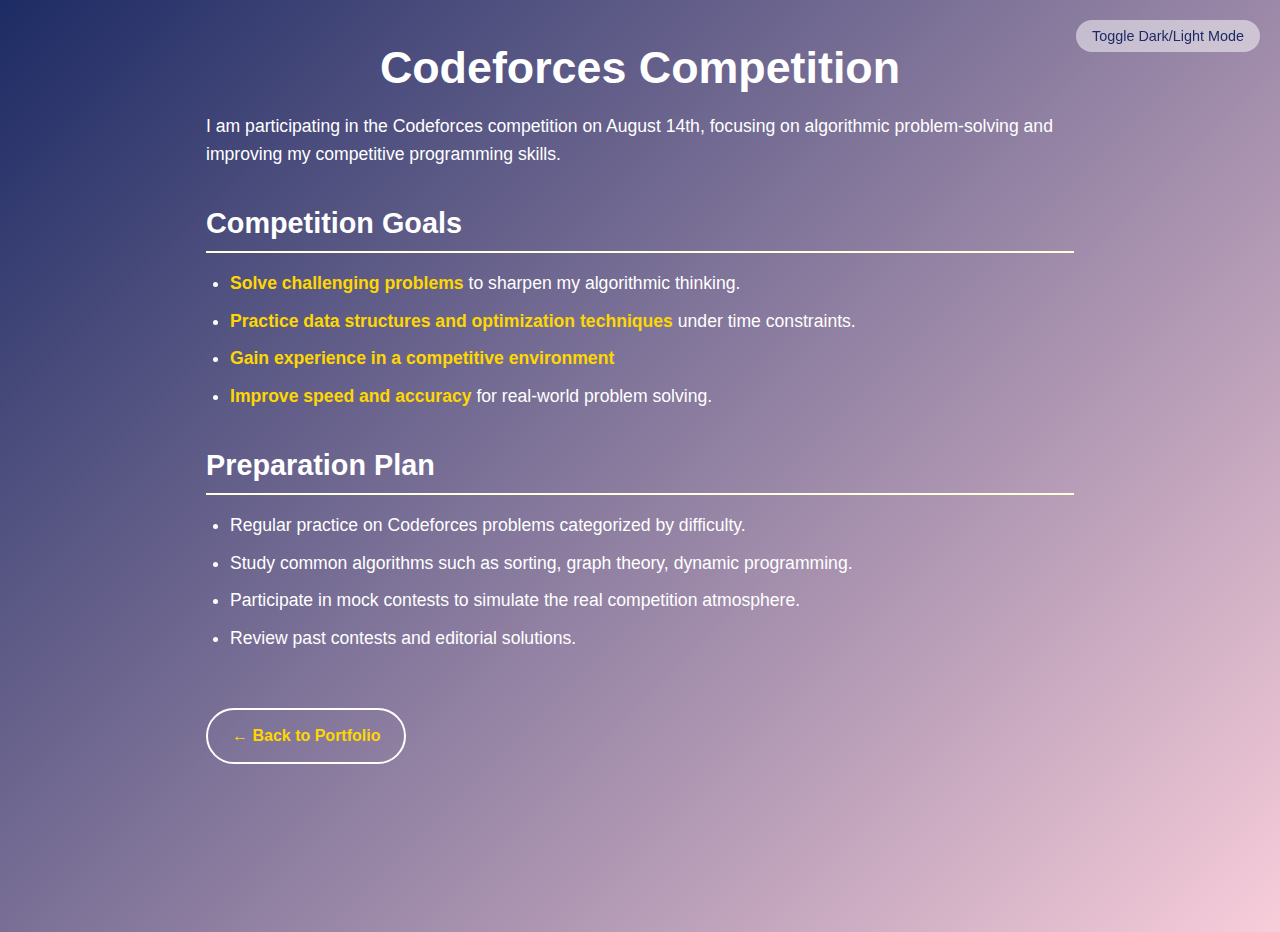
<file: codingcompetitions.html>
<!DOCTYPE html>
<html lang="en">
<head>
<meta charset="UTF-8" />
<meta name="viewport" content="width=device-width, initial-scale=1" />
<title>Codeforces Competition - Oybek's Portfolio</title>
<link rel="stylesheet" href="style.css" />
<script defer src="script.js"></script>
</head>
<body>
  <main class="content-wrapper">
    <h1>Codeforces Competition</h1>

    <p>I am participating in the Codeforces competition on August 14th, focusing on algorithmic problem-solving and improving my competitive programming skills.</p>

    <h2>Competition Goals</h2>
    <ul>
      <li><span class="highlight">Solve challenging problems</span> to sharpen my algorithmic thinking.</li>
      <li><span class="highlight">Practice data structures and optimization techniques</span> under time constraints.</li>
      <li><span class="highlight">Gain experience in a competitive environment</li>
      <li><span class="highlight">Improve speed and accuracy</span> for real-world problem solving.</li>
    </ul>

    <h2>Preparation Plan</h2>
    <ul>
      <li>Regular practice on Codeforces problems categorized by difficulty.</li>
      <li>Study common algorithms such as sorting, graph theory, dynamic programming.</li>
      <li>Participate in mock contests to simulate the real competition atmosphere.</li>
      <li>Review past contests and editorial solutions.</li>
    </ul>

    <a href="index.html" class="back-link">← Back to Portfolio</a>
  </main>
</body>
</html>
</file>
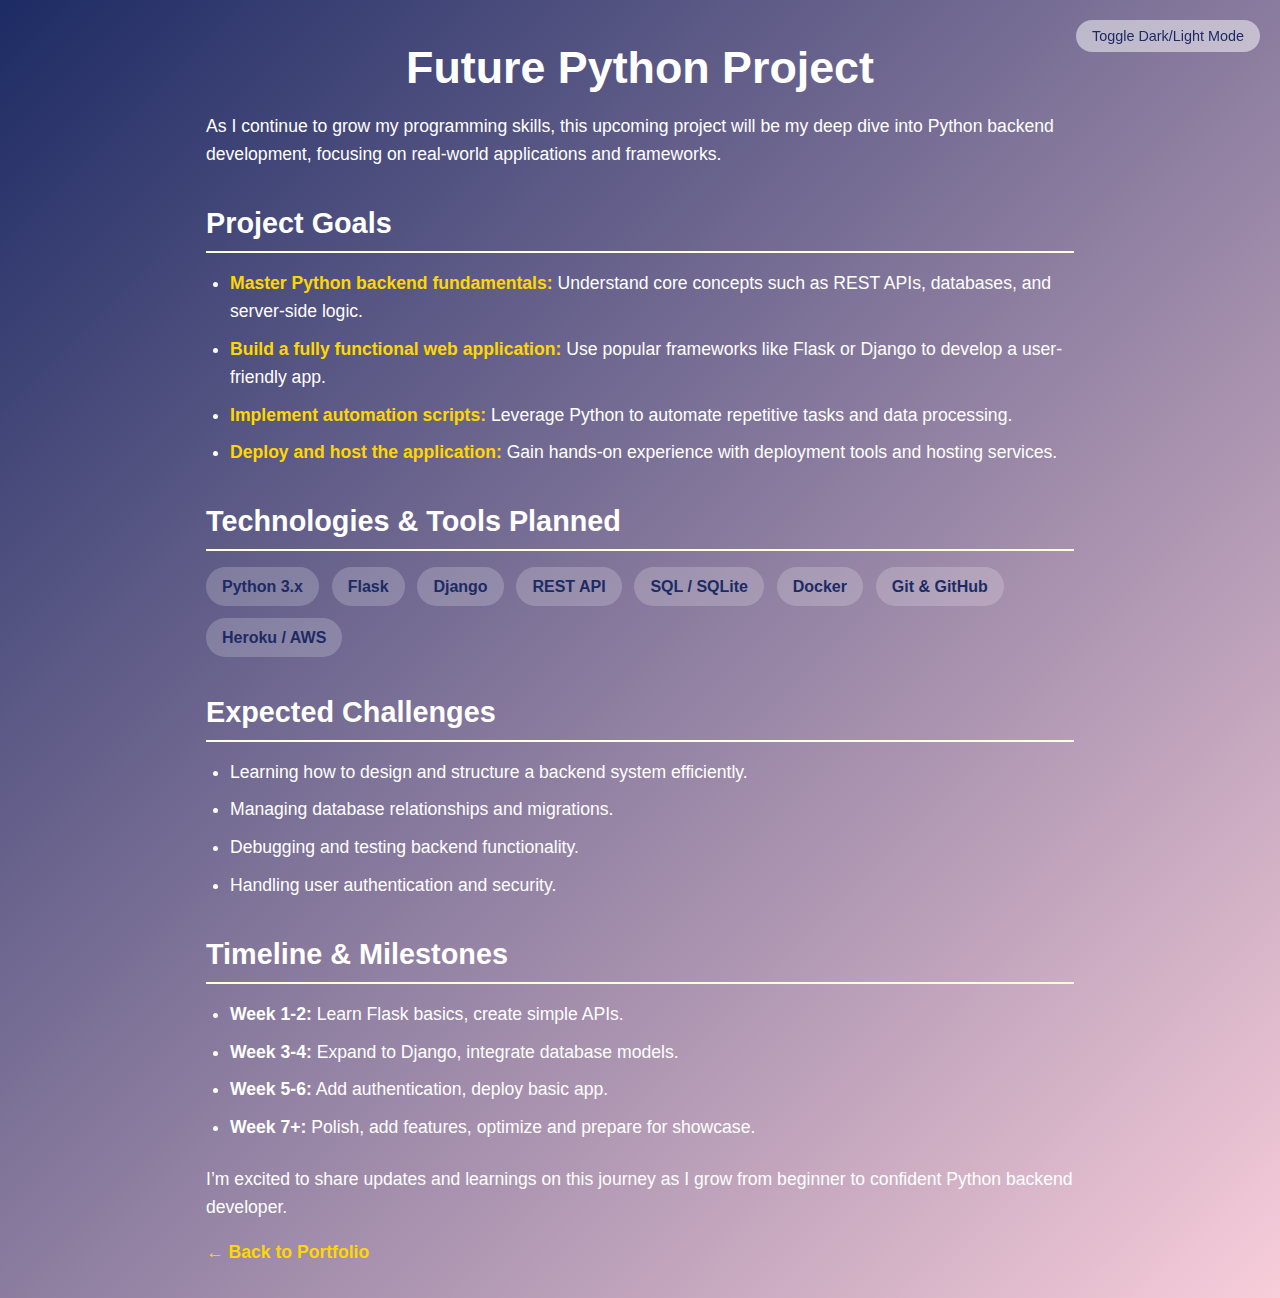
<file: FuturePython.html>
<!DOCTYPE html>
<html lang="en">
<head>
<meta charset="UTF-8" />
<meta name="viewport" content="width=device-width, initial-scale=1" />
<title>Future Python Project - Oybek's Portfolio</title>
<link rel="stylesheet" href="style.css" />
<script defer src="script.js"></script>
</head>
<body>
  <main class="content-wrapper">
    <h1>Future Python Project</h1>

    <p>As I continue to grow my programming skills, this upcoming project will be my deep dive into Python backend development, focusing on real-world applications and frameworks.</p>

    <h2>Project Goals</h2>
    <ul>
      <li><span class="highlight">Master Python backend fundamentals:</span> Understand core concepts such as REST APIs, databases, and server-side logic.</li>
      <li><span class="highlight">Build a fully functional web application:</span> Use popular frameworks like Flask or Django to develop a user-friendly app.</li>
      <li><span class="highlight">Implement automation scripts:</span> Leverage Python to automate repetitive tasks and data processing.</li>
      <li><span class="highlight">Deploy and host the application:</span> Gain hands-on experience with deployment tools and hosting services.</li>
    </ul>

    <h2>Technologies & Tools Planned</h2>
    <div class="tech-list">
      <div class="tech-item">Python 3.x</div>
      <div class="tech-item">Flask</div>
      <div class="tech-item">Django</div>
      <div class="tech-item">REST API</div>
      <div class="tech-item">SQL / SQLite</div>
      <div class="tech-item">Docker </div>
      <div class="tech-item">Git & GitHub</div>
      <div class="tech-item">Heroku / AWS </div>
    </div>

    <h2>Expected Challenges</h2>
    <ul>
      <li>Learning how to design and structure a backend system efficiently.</li>
      <li>Managing database relationships and migrations.</li>
      <li>Debugging and testing backend functionality.</li>
      <li>Handling user authentication and security.</li>
    </ul>

    <h2>Timeline & Milestones</h2>
    <ul>
      <li><strong>Week 1-2:</strong> Learn Flask basics, create simple APIs.</li>
      <li><strong>Week 3-4:</strong> Expand to Django, integrate database models.</li>
      <li><strong>Week 5-6:</strong> Add authentication, deploy basic app.</li>
      <li><strong>Week 7+:</strong> Polish, add features, optimize and prepare for showcase.</li>
    </ul>

    <p>I’m excited to share updates and learnings on this journey as I grow from beginner to confident Python backend developer.</p>

    <p><a href="index.html">← Back to Portfolio</a></p>
  </main>
</body>
</html>
</file>
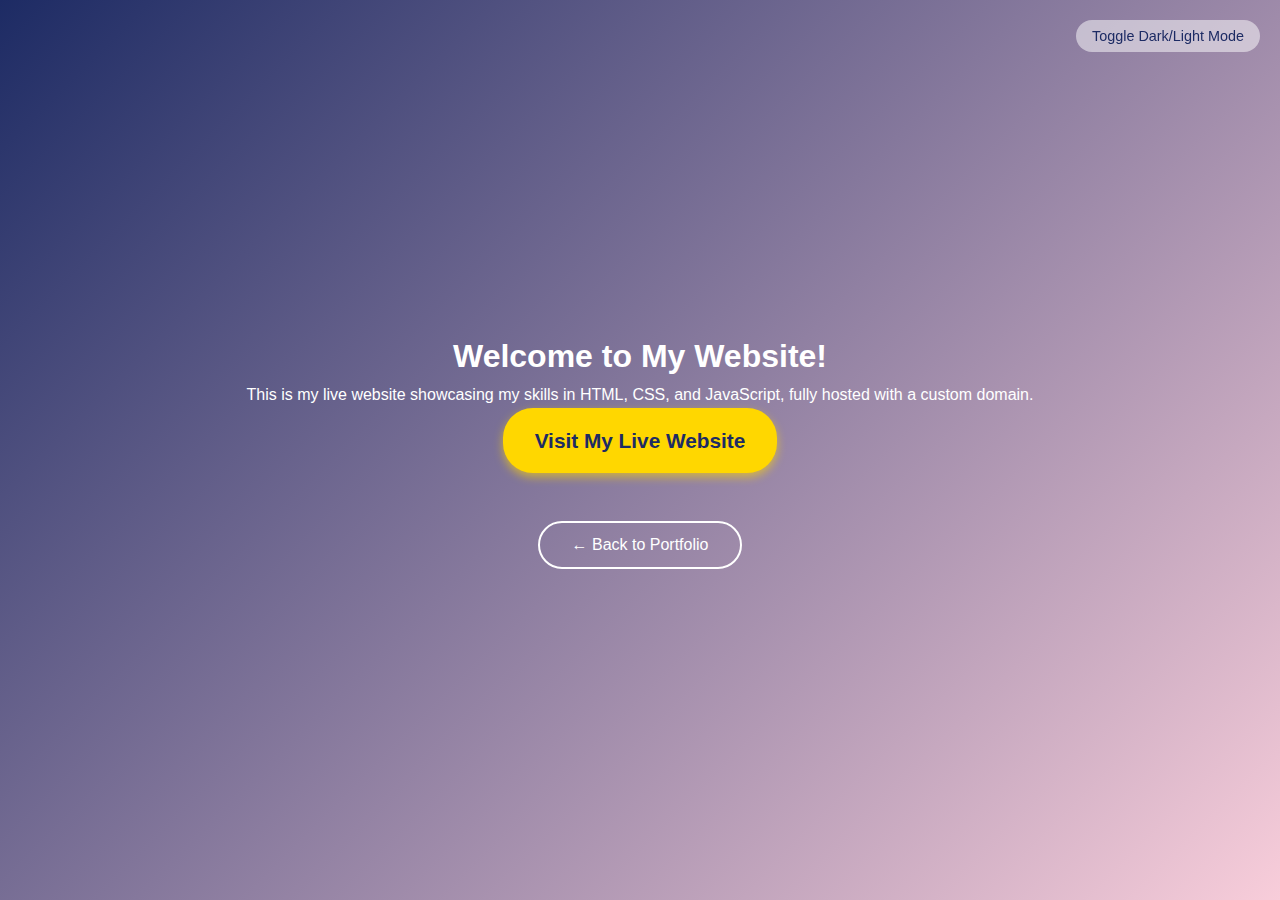
<file: LiveWebsite.html>
<!DOCTYPE html>
<html lang="en">
<head>
<meta charset="UTF-8" />
<meta name="viewport" content="width=device-width, initial-scale=1" />
<title>My Live Website Introduction</title>
<link rel="stylesheet" href="style.css" />
<script defer src="script.js"></script>
</head>
<body>
  <main class="centered-content">
    <h1>Welcome to My Website!</h1>
    <p>This is my live website showcasing my skills in HTML, CSS, and JavaScript, fully hosted with a custom domain.</p>
    
    <a href="https://thinkaily.xyz/" target="_blank" rel="noopener noreferrer" class="main-link">Visit My Live Website</a>
    
    <button class="return-btn" id="backToPortfolio">← Back to Portfolio</button>
  </main>
</body>
</html>
</file>
<file: style.css>
/* Reset and base */
* {
  margin: 0;
  padding: 0;
  box-sizing: border-box;
  font-family: 'Segoe UI', Tahoma, Geneva, Verdana, sans-serif;
}

body {
  background: linear-gradient(135deg, #1d2b64, #f8cdda);
  color: #fff;
  line-height: 1.6;
  min-height: 100vh;
}

/* Container and layout */
.container {
  width: 90%;
  max-width: 1100px;
  margin: auto;
}

.section {
  margin: 3rem 0;
}

.section h2 {
  text-align: center;
  margin-bottom: 2rem;
  font-size: 2.2rem;
}

/* Header */
header {
  text-align: center;
  padding: 2rem 1rem;
}

header h1 {
  font-size: 3rem;
  margin-bottom: 0.5rem;
}

header p {
  font-size: 1.2rem;
  opacity: 0.9;
}

/* Projects grid */
.projects {
  display: grid;
  grid-template-columns: repeat(auto-fit, minmax(300px, 1fr));
  gap: 1.5rem;
}

/* Cards */
.card {
  background: rgba(255, 255, 255, 0.1);
  border-radius: 15px;
  overflow: hidden;
  box-shadow: 0 4px 15px rgba(0, 0, 0, 0.3);
  transition: transform 0.3s ease;
}

.card:hover {
  transform: translateY(-10px);
}

.card img {
  width: 100%;
  height: 200px;
  object-fit: cover;
}

.card-content {
  padding: 1rem;
}

.card-content h3 {
  margin-bottom: 0.5rem;
}

/* Skills */
.skills {
  display: flex;
  flex-wrap: wrap;
  gap: 0.8rem;
  justify-content: center;
}

.skill {
  background: rgba(255, 255, 255, 0.2);
  padding: 0.5rem 1rem;
  border-radius: 20px;
  font-size: 0.9rem;
}

/* Footer */
footer {
  text-align: center;
  padding: 2rem 1rem;
  font-size: 0.9rem;
  opacity: 0.8;
}

/* Links */
a {
  color: #ffd700;
  font-weight: 600;
  text-decoration: none;
  position: relative;
  padding-bottom: 2px;
  transition: color 0.3s ease;
  cursor: pointer;
}

a::after {
  content: '';
  position: absolute;
  left: 0;
  bottom: 0;
  width: 100%;
  height: 2px;
  background-color: #ffd700;
  border-radius: 1px;
  transform: scaleX(0);
  transform-origin: right;
  transition: transform 0.3s ease;
}

a:hover,
a:focus-visible {
  color: #fff;
}

a:hover::after,
a:focus-visible::after {
  transform: scaleX(1);
  transform-origin: left;
}

/* Accessibility: show outline on keyboard focus */
a:focus-visible {
  outline: 2px solid #ffd700;
  outline-offset: 3px;
}


/* Centered content for other pages */
.centered-content {
  display: flex;
  flex-direction: column;
  align-items: center;
  justify-content: center;
  min-height: 100vh;
  text-align: center;
  padding: 2rem 1rem;
}

.main-link {
  display: inline-block;
  padding: 1rem 2rem;
  font-size: 1.3rem;
  color: #1d2b64;
  background: #ffd700;
  border-radius: 30px;
  text-decoration: none;
  font-weight: 700;
  box-shadow: 0 4px 10px rgba(255, 215, 0, 0.6);
  transition: background 0.3s ease, color 0.3s ease;
  margin-bottom: 3rem;
}

.main-link:hover {
  background: #ffea00;
  color: #0b1a40;
}

.return-btn {
  background: transparent;
  border: 2px solid #fff;
  color: #fff;
  padding: 0.8rem 2rem;
  font-size: 1rem;
  border-radius: 30px;
  cursor: pointer;
  transition: background 0.3s ease, color 0.3s ease;
}

.return-btn:hover {
  background: #fff;
  color: #1d2b64;
}

/* Content wrapper for text pages */
.content-wrapper {
  max-width: 900px;
  margin: 2rem auto;
  padding: 0 1rem;
}

.content-wrapper h1 {
  font-size: 2.8rem;
  margin-bottom: 0.5rem;
  text-align: center;
}

.content-wrapper h2 {
  font-size: 1.8rem;
  margin-top: 2rem;
  margin-bottom: 1rem;
  border-bottom: 2px solid #ffd;
  padding-bottom: 0.3rem;
}

.content-wrapper p,
.content-wrapper ul {
  font-size: 1.1rem;
  margin-bottom: 1rem;
}

.content-wrapper ul {
  margin-left: 1.5rem;
  margin-bottom: 1.5rem;
}

.content-wrapper ul li {
  margin-bottom: 0.6rem;
}

.highlight {
  color: #ffd700;
  font-weight: 600;
}

.tech-list {
  display: flex;
  flex-wrap: wrap;
  gap: 0.8rem;
  margin-bottom: 2rem;
}

.tech-item {
  background: rgba(255, 255, 255, 0.2);
  padding: 0.4rem 1rem;
  border-radius: 20px;
  font-weight: 600;
  color: #1d2b64;
  transition: background 0.3s ease;
}

.tech-item:hover {
  background: #ffd700;
  color: #1d2b64;
  cursor: default;
}

/* Back link button */
.back-link {
  display: inline-block;
  margin-top: 2rem;
  padding: 0.8rem 1.5rem;
  background: transparent;
  border: 2px solid #fff;
  color: #fff;
  border-radius: 30px;
  font-weight: 600;
  text-decoration: none;
  transition: background 0.3s ease, color 0.3s ease;
}

.back-link:hover {
  background: #fff;
  color: #1d2b64;
}
</file>
